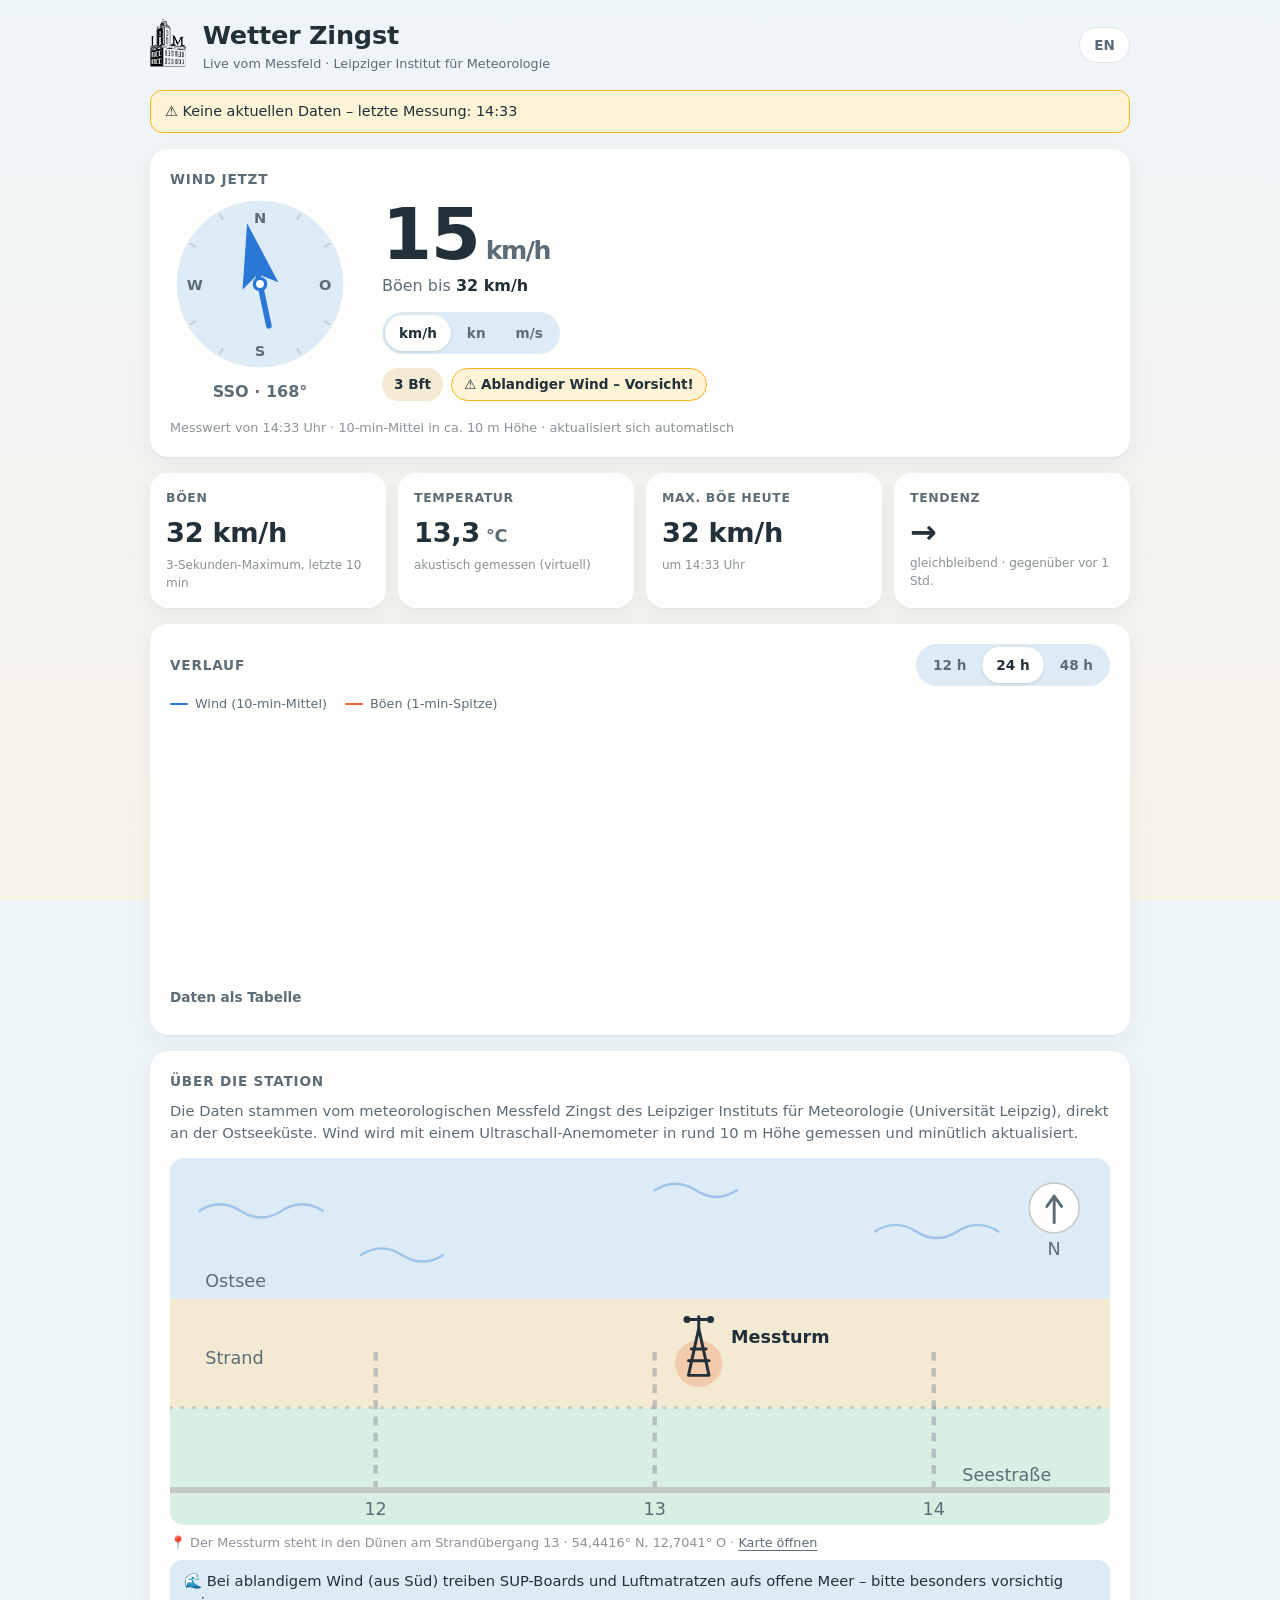
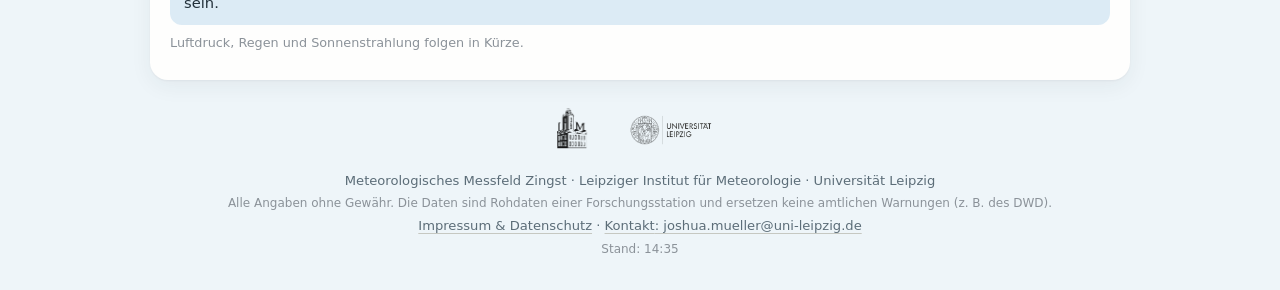
<file: docs/index.html>
<!DOCTYPE html>
<html lang="de">
<head>
<meta charset="utf-8">
<meta name="viewport" content="width=device-width, initial-scale=1, viewport-fit=cover">
<meta name="description" content="Aktuelle Wind- und Wetterdaten vom meteorologischen Messfeld Zingst – Leipziger Institut für Meteorologie, Universität Leipzig.">
<meta name="theme-color" content="#eef5f9" media="(prefers-color-scheme: light)">
<meta name="theme-color" content="#0f1519" media="(prefers-color-scheme: dark)">
<title>Wetter Zingst · LIM / Universität Leipzig</title>
<link rel="icon" href='data:image/svg+xml,<svg xmlns="http://www.w3.org/2000/svg" viewBox="0 0 32 32"><circle cx="16" cy="16" r="15" fill="%23dcebf5"/><path d="M6 14h13a3.4 3.4 0 1 0-3.2-4.6M6 19h17a3.4 3.4 0 1 1-3.2 4.6" fill="none" stroke="%232a78d6" stroke-width="2.4" stroke-linecap="round"/></svg>'>
<link rel="stylesheet" href="css/style.css">
</head>
<body>
<a class="skip-link" href="#main" data-i18n="skip">Zum Inhalt springen</a>

<header class="site-head">
  <div class="brand">
    <a href="https://www.physes.uni-leipzig.de/institut-fuer-meteorologie" target="_blank" rel="noopener" class="brand-link" aria-label="Leipziger Institut für Meteorologie">
      <img class="brand-logo" src="assets/logo-lim.png" alt="Logo Leipziger Institut für Meteorologie">
    </a>
    <div class="brand-text">
      <h1>Wetter Zingst</h1>
      <p class="tagline" data-i18n="tagline">Live vom Messfeld · Leipziger Institut für Meteorologie</p>
    </div>
  </div>
  <button id="langBtn" class="lang-btn" type="button" aria-label="Switch to English">EN</button>
</header>

<div id="staleBanner" class="stale-banner" hidden>
  <span aria-hidden="true">⚠️</span> <span id="staleText"></span>
</div>

<main id="main">

  <!-- ============ hero: current wind ============ -->
  <section class="card hero" aria-labelledby="heroTitle">
    <h2 id="heroTitle" class="card-title" data-i18n="wind_now">Wind jetzt</h2>

    <div class="hero-body">
      <div class="compass-wrap">
        <svg id="compass" viewBox="0 0 160 160" role="img" aria-labelledby="compassLabel">
          <title id="compassLabel">Windrichtung</title>
          <circle cx="80" cy="80" r="74" class="compass-face"/>
          <g id="compassTicks" class="compass-ticks"></g>
          <text x="80"  y="26"  class="compass-card" id="cardN">N</text>
          <text x="138" y="85"  class="compass-card" id="cardE">O</text>
          <text x="80"  y="144" class="compass-card" id="cardS">S</text>
          <text x="22"  y="85"  class="compass-card" id="cardW">W</text>
          <g id="windArrow" class="wind-arrow">
            <path d="M80 34 L92 76 L80 68 L68 76 Z"/>
            <path d="M80 68 L80 118" stroke-linecap="round"/>
          </g>
          <circle cx="80" cy="80" r="5" class="compass-hub"/>
        </svg>
        <p class="compass-reading"><span id="dirCardinal">–</span> · <span id="dirDeg">–°</span></p>
      </div>

      <div class="hero-main">
        <p class="hero-value">
          <span id="windValue">–</span><span class="hero-unit" id="windUnitLabel">kn</span>
        </p>
        <p class="hero-gust"><span data-i18n="gusts_upto">Böen bis</span> <strong id="gustValue">–</strong></p>

        <div class="unit-seg" role="group" aria-label="Einheit">
          <button type="button" data-unit="kmh" class="active">km/h</button>
          <button type="button" data-unit="kn">kn</button>
          <button type="button" data-unit="ms">m/s</button>
        </div>

        <div class="hero-badges">
          <span class="chip chip-bft" id="bftChip">– Bft</span>
          <span class="chip" id="shoreChip" hidden></span>
        </div>
      </div>
    </div>
    <p class="freshness" id="freshness"></p>
  </section>

  <!-- ============ tiles ============ -->
  <section class="tiles" aria-label="Messwerte">
    <div class="card tile">
      <p class="tile-label" data-i18n="tile_gust">Böen</p>
      <p class="tile-value"><span id="tileGust">–</span></p>
      <p class="tile-sub" data-i18n="tile_gust_sub">3-Sekunden-Maximum, letzte 10 min</p>
    </div>
    <div class="card tile">
      <p class="tile-label" data-i18n="tile_temp">Temperatur</p>
      <p class="tile-value"><span id="tileTemp">–</span><span class="tile-unit"> °C</span></p>
      <p class="tile-sub" data-i18n="tile_temp_sub">akustisch gemessen (virtuell)</p>
    </div>
    <div class="card tile">
      <p class="tile-label" data-i18n="tile_max">Max. Böe heute</p>
      <p class="tile-value"><span id="tileMax">–</span></p>
      <p class="tile-sub" id="tileMaxSub">–</p>
    </div>
    <div class="card tile">
      <p class="tile-label" data-i18n="tile_trend">Tendenz</p>
      <p class="tile-value tile-trend"><span id="tileTrendArrow" aria-hidden="true">→</span></p>
      <p class="tile-sub" id="tileTrendText">–</p>
    </div>
  </section>

  <!-- ============ history chart ============ -->
  <section class="card chart-card" aria-labelledby="chartTitle">
    <div class="chart-head">
      <h2 id="chartTitle" class="card-title" data-i18n="history">Verlauf</h2>
      <div class="unit-seg range-seg" role="group" aria-label="Zeitraum">
        <button type="button" data-range="12">12 h</button>
        <button type="button" data-range="24" class="active">24 h</button>
        <button type="button" data-range="48">48 h</button>
      </div>
    </div>

    <div class="legend" aria-hidden="true">
      <span class="legend-item"><span class="legend-key key-wind"></span><span data-i18n="legend_wind">Wind (10-min-Mittel)</span></span>
      <span class="legend-item"><span class="legend-key key-peak"></span><span data-i18n="legend_peak">Böen (1-min-Spitze)</span></span>
    </div>

    <div class="chart-wrap" id="chartWrap">
      <svg id="chart" role="img" aria-label="Windverlauf"></svg>
      <div class="tooltip" id="tooltip" hidden></div>
    </div>
    <div class="dir-strip" id="dirStrip" aria-hidden="true"></div>

    <details class="table-details">
      <summary data-i18n="table_toggle">Daten als Tabelle</summary>
      <div class="table-scroll">
        <table id="dataTable">
          <thead>
            <tr>
              <th data-i18n="th_time">Zeit</th>
              <th data-i18n="th_wind">Wind</th>
              <th data-i18n="th_peak">Spitze</th>
              <th data-i18n="th_dir">Richtung</th>
            </tr>
          </thead>
          <tbody></tbody>
        </table>
      </div>
    </details>
  </section>

  <!-- ============ about / safety ============ -->
  <section class="card about" aria-labelledby="aboutTitle">
    <h2 id="aboutTitle" class="card-title" data-i18n="about_title">Über die Station</h2>
    <p data-i18n="about_text">
      Die Daten stammen vom meteorologischen Messfeld Zingst des Leipziger Instituts für
      Meteorologie (Universität Leipzig), direkt an der Ostseeküste. Wind wird mit einem
      Ultraschall-Anemometer in rund 10 m Höhe gemessen und minütlich aktualisiert.
    </p>

    <div class="map-sketch">
      <svg viewBox="0 0 640 250" role="img" aria-label="Skizze: Lage des Messturms am Strandübergang 13">
        <!-- sea -->
        <rect x="0" y="0" width="640" height="96" rx="0" class="map-sea"/>
        <path d="M20 36 q14 -9 28 0 t28 0 t28 0" class="map-wave"/>
        <path d="M330 22 q14 -9 28 0 t28 0" class="map-wave"/>
        <path d="M480 50 q14 -9 28 0 t28 0 t28 0" class="map-wave"/>
        <path d="M130 66 q14 -9 28 0 t28 0" class="map-wave"/>
        <text x="24" y="88" class="map-label map-label-sea" data-i18n="map_sea">Ostsee</text>
        <!-- beach -->
        <rect x="0" y="96" width="640" height="74" class="map-sand"/>
        <text x="24" y="140" class="map-label" data-i18n="map_beach">Strand</text>
        <!-- dune / land -->
        <rect x="0" y="170" width="640" height="80" class="map-grass"/>
        <path d="M0 170 H640" class="map-dune"/>
        <!-- beach crossings -->
        <path d="M140 226 V128" class="map-path"/>
        <path d="M330 226 V128" class="map-path"/>
        <path d="M520 226 V128" class="map-path"/>
        <text x="140" y="243" class="map-label map-label-mid">12</text>
        <text x="330" y="243" class="map-label map-label-mid">13</text>
        <text x="520" y="243" class="map-label map-label-mid">14</text>
        <!-- road -->
        <path d="M0 226 H640" class="map-road"/>
        <text x="600" y="220" class="map-label" text-anchor="end">Seestraße</text>
        <!-- tower marker at crossing 13 -->
        <circle cx="360" cy="140" r="16" class="map-ping"/>
        <g class="map-tower">
          <path d="M360 116 l-7 32 h14 z"/>
          <path d="M353 138 h14 M355 130 h10"/>
          <path d="M360 116 v-8 M352 110 h16"/>
          <circle cx="352" cy="110" r="2.4"/>
          <circle cx="368" cy="110" r="2.4"/>
        </g>
        <text x="382" y="126" class="map-label map-label-tower" data-i18n="map_tower">Messturm</text>
        <!-- north arrow -->
        <g class="map-north">
          <circle cx="602" cy="34" r="17"/>
          <path d="M602 44 V26 m0 0 l-5 7 m5 -7 l5 7"/>
          <text x="602" y="66" class="map-label map-label-mid">N</text>
        </g>
      </svg>
      <p class="map-caption">
        <span aria-hidden="true">📍</span>
        <span data-i18n="map_caption">Der Messturm steht in den Dünen am Strandübergang 13</span> ·
        54,4416°&nbsp;N, 12,7041°&nbsp;O ·
        <a href="https://www.openstreetmap.org/?mlat=54.44155&amp;mlon=12.70408#map=17/54.44155/12.70408"
           target="_blank" rel="noopener" data-i18n="map_open">Karte öffnen</a>
      </p>
    </div>

    <p class="safety-note">
      <span aria-hidden="true">🌊</span>
      <span data-i18n="safety_text">Bei ablandigem Wind (aus Süd) treiben SUP-Boards und
      Luftmatratzen aufs offene Meer – bitte besonders vorsichtig sein.</span>
    </p>
    <p class="coming-soon" data-i18n="coming_soon">
      Luftdruck, Regen und Sonnenstrahlung folgen in Kürze.
    </p>
  </section>

</main>

<footer class="site-foot">
  <div class="foot-logos">
    <a href="https://www.physes.uni-leipzig.de/institut-fuer-meteorologie" target="_blank" rel="noopener" aria-label="Leipziger Institut für Meteorologie">
      <img src="assets/logo-lim.png" alt="Leipziger Institut für Meteorologie">
    </a>
    <a href="https://www.uni-leipzig.de/" target="_blank" rel="noopener" aria-label="Universität Leipzig">
      <img src="assets/logo-uni-leipzig.png" alt="Universität Leipzig">
    </a>
  </div>
  <p class="foot-line" data-i18n="foot_operator">
    Meteorologisches Messfeld Zingst · Leipziger Institut für Meteorologie · Universität Leipzig
  </p>
  <p class="foot-line foot-muted" data-i18n="disclaimer">
    Alle Angaben ohne Gewähr. Die Daten sind Rohdaten einer Forschungsstation und ersetzen
    keine amtlichen Warnungen.
  </p>
  <p class="foot-line">
    <a href="impressum.html" data-i18n="imprint">Impressum &amp; Datenschutz</a> ·
    <a href="mailto:joshua.mueller@uni-leipzig.de"><span data-i18n="contact">Kontakt</span>: joshua.mueller@uni-leipzig.de</a>
  </p>
  <p class="foot-line foot-muted"><span data-i18n="updated">Stand</span>: <span id="updatedAt">–</span></p>
</footer>

<script src="js/app.js"></script>
</body>
</html>
</file>
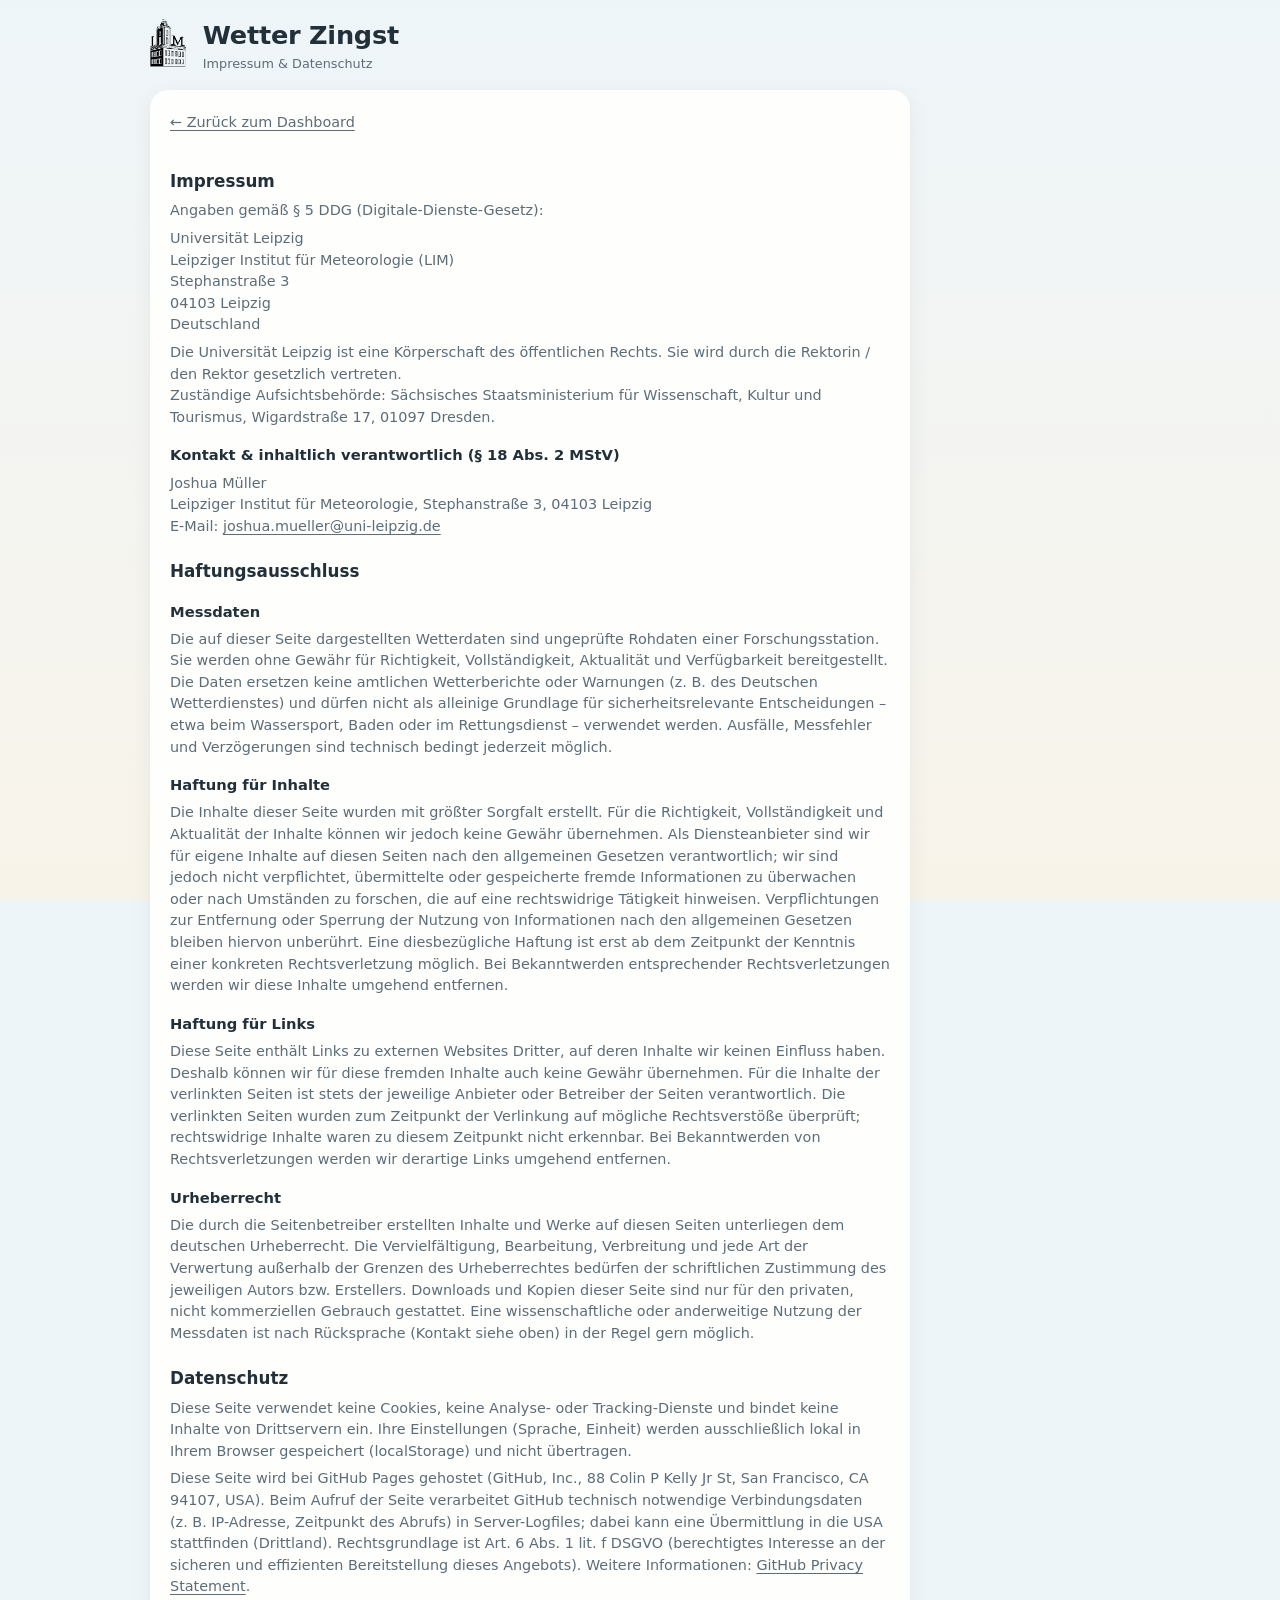
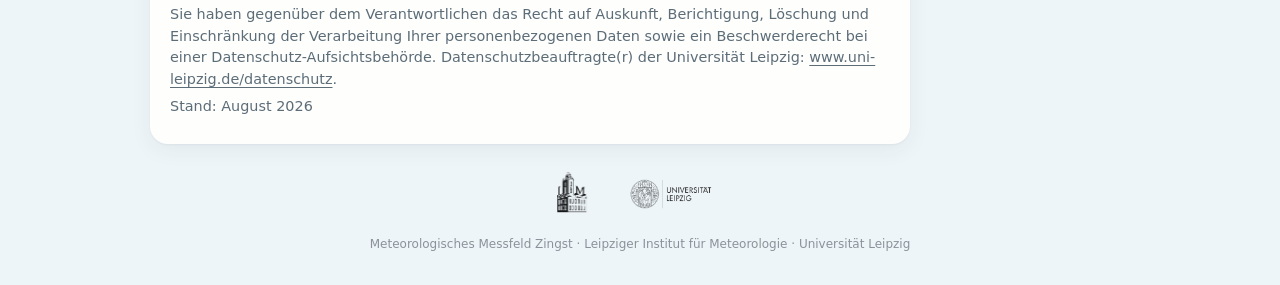
<file: docs/impressum.html>
<!DOCTYPE html>
<html lang="de">
<head>
<meta charset="utf-8">
<meta name="viewport" content="width=device-width, initial-scale=1, viewport-fit=cover">
<meta name="robots" content="noindex">
<title>Impressum & Datenschutz · Wetter Zingst</title>
<link rel="icon" href='data:image/svg+xml,<svg xmlns="http://www.w3.org/2000/svg" viewBox="0 0 32 32"><circle cx="16" cy="16" r="15" fill="%23dcebf5"/><path d="M6 14h13a3.4 3.4 0 1 0-3.2-4.6M6 19h17a3.4 3.4 0 1 1-3.2 4.6" fill="none" stroke="%232a78d6" stroke-width="2.4" stroke-linecap="round"/></svg>'>
<link rel="stylesheet" href="css/style.css">
<style>
  .legal { max-width: 760px; }
  .legal h2 { font-size: 1.05rem; margin: 22px 0 6px; }
  .legal h3 { font-size: 0.92rem; margin: 16px 0 4px; }
  .legal p, .legal address { margin: 6px 0; font-size: 0.9rem; color: var(--ink-2); font-style: normal; }
  .legal a { color: var(--ink-2); text-underline-offset: 3px; }
  .back-link { display: inline-block; margin-bottom: 14px; font-size: 0.9rem; color: var(--ink-2); }
  .todo { background: var(--warning-bg); border: 1px solid var(--warning); border-radius: 8px; padding: 2px 8px; }
</style>
</head>
<body>

<header class="site-head">
  <div class="brand">
    <a href="https://www.physes.uni-leipzig.de/institut-fuer-meteorologie" target="_blank" rel="noopener" class="brand-link" aria-label="Leipziger Institut für Meteorologie">
      <img class="brand-logo" src="assets/logo-lim.png" alt="Logo Leipziger Institut für Meteorologie">
    </a>
    <div class="brand-text">
      <h1>Wetter Zingst</h1>
      <p class="tagline">Impressum &amp; Datenschutz</p>
    </div>
  </div>
</header>

<main>
  <section class="card legal">
    <a class="back-link" href="index.html">← Zurück zum Dashboard</a>

    <h2>Impressum</h2>
    <p>Angaben gemäß § 5 DDG (Digitale-Dienste-Gesetz):</p>
    <address>
      Universität Leipzig<br>
      Leipziger Institut für Meteorologie (LIM)<br>
      Stephanstraße 3<br>
      04103 Leipzig<br>
      Deutschland
    </address>
    <p>
      Die Universität Leipzig ist eine Körperschaft des öffentlichen Rechts. Sie wird durch die
      Rektorin / den Rektor gesetzlich vertreten.<br>
      Zuständige Aufsichtsbehörde: Sächsisches Staatsministerium für Wissenschaft, Kultur und
      Tourismus, Wigardstraße 17, 01097 Dresden.
    </p>

    <h3>Kontakt &amp; inhaltlich verantwortlich (§ 18 Abs. 2 MStV)</h3>
    <p>
      Joshua Müller<br>
      Leipziger Institut für Meteorologie, Stephanstraße 3, 04103 Leipzig<br>
      E-Mail: <a href="mailto:joshua.mueller@uni-leipzig.de">joshua.mueller@uni-leipzig.de</a>
    </p>

    <h2>Haftungsausschluss</h2>

    <h3>Messdaten</h3>
    <p>
      Die auf dieser Seite dargestellten Wetterdaten sind ungeprüfte Rohdaten einer
      Forschungsstation. Sie werden ohne Gewähr für Richtigkeit, Vollständigkeit, Aktualität und
      Verfügbarkeit bereitgestellt. Die Daten ersetzen keine amtlichen Wetterberichte oder
      Warnungen (z.&nbsp;B. des Deutschen Wetterdienstes) und dürfen nicht als alleinige Grundlage
      für sicherheitsrelevante Entscheidungen – etwa beim Wassersport, Baden oder im
      Rettungsdienst – verwendet werden. Ausfälle, Messfehler und Verzögerungen sind
      technisch bedingt jederzeit möglich.
    </p>

    <h3>Haftung für Inhalte</h3>
    <p>
      Die Inhalte dieser Seite wurden mit größter Sorgfalt erstellt. Für die Richtigkeit,
      Vollständigkeit und Aktualität der Inhalte können wir jedoch keine Gewähr übernehmen.
      Als Diensteanbieter sind wir für eigene Inhalte auf diesen Seiten nach den allgemeinen
      Gesetzen verantwortlich; wir sind jedoch nicht verpflichtet, übermittelte oder
      gespeicherte fremde Informationen zu überwachen oder nach Umständen zu forschen, die auf
      eine rechtswidrige Tätigkeit hinweisen. Verpflichtungen zur Entfernung oder Sperrung der
      Nutzung von Informationen nach den allgemeinen Gesetzen bleiben hiervon unberührt. Eine
      diesbezügliche Haftung ist erst ab dem Zeitpunkt der Kenntnis einer konkreten
      Rechtsverletzung möglich. Bei Bekanntwerden entsprechender Rechtsverletzungen werden wir
      diese Inhalte umgehend entfernen.
    </p>

    <h3>Haftung für Links</h3>
    <p>
      Diese Seite enthält Links zu externen Websites Dritter, auf deren Inhalte wir keinen
      Einfluss haben. Deshalb können wir für diese fremden Inhalte auch keine Gewähr
      übernehmen. Für die Inhalte der verlinkten Seiten ist stets der jeweilige Anbieter oder
      Betreiber der Seiten verantwortlich. Die verlinkten Seiten wurden zum Zeitpunkt der
      Verlinkung auf mögliche Rechtsverstöße überprüft; rechtswidrige Inhalte waren zu diesem
      Zeitpunkt nicht erkennbar. Bei Bekanntwerden von Rechtsverletzungen werden wir derartige
      Links umgehend entfernen.
    </p>

    <h3>Urheberrecht</h3>
    <p>
      Die durch die Seitenbetreiber erstellten Inhalte und Werke auf diesen Seiten unterliegen
      dem deutschen Urheberrecht. Die Vervielfältigung, Bearbeitung, Verbreitung und jede Art
      der Verwertung außerhalb der Grenzen des Urheberrechtes bedürfen der schriftlichen
      Zustimmung des jeweiligen Autors bzw. Erstellers. Downloads und Kopien dieser Seite sind
      nur für den privaten, nicht kommerziellen Gebrauch gestattet. Eine wissenschaftliche oder
      anderweitige Nutzung der Messdaten ist nach Rücksprache (Kontakt siehe oben) in der Regel
      gern möglich.
    </p>

    <h2>Datenschutz</h2>
    <p>
      Diese Seite verwendet keine Cookies, keine Analyse- oder Tracking-Dienste und bindet
      keine Inhalte von Drittservern ein. Ihre Einstellungen (Sprache, Einheit) werden
      ausschließlich lokal in Ihrem Browser gespeichert (localStorage) und nicht übertragen.
    </p>
    <p>
      Diese Seite wird bei GitHub Pages gehostet (GitHub, Inc., 88 Colin P Kelly Jr St,
      San Francisco, CA 94107, USA). Beim Aufruf der Seite verarbeitet GitHub technisch
      notwendige Verbindungsdaten (z.&nbsp;B. IP-Adresse, Zeitpunkt des Abrufs) in
      Server-Logfiles; dabei kann eine Übermittlung in die USA stattfinden (Drittland).
      Rechtsgrundlage ist Art. 6 Abs. 1 lit. f DSGVO (berechtigtes Interesse an der sicheren
      und effizienten Bereitstellung dieses Angebots). Weitere Informationen:
      <a href="https://docs.github.com/site-policy/privacy-policies/github-privacy-statement"
         target="_blank" rel="noopener">GitHub Privacy Statement</a>.
    </p>
    <p>
      Sie haben gegenüber dem Verantwortlichen das Recht auf Auskunft, Berichtigung, Löschung
      und Einschränkung der Verarbeitung Ihrer personenbezogenen Daten sowie ein
      Beschwerderecht bei einer Datenschutz-Aufsichtsbehörde. Datenschutzbeauftragte(r) der
      Universität Leipzig: <a href="https://www.uni-leipzig.de/datenschutz" target="_blank" rel="noopener">www.uni-leipzig.de/datenschutz</a>.
    </p>

    <p class="foot-muted">Stand: August 2026</p>
  </section>
</main>

<footer class="site-foot">
  <div class="foot-logos">
    <a href="https://www.physes.uni-leipzig.de/institut-fuer-meteorologie" target="_blank" rel="noopener" aria-label="Leipziger Institut für Meteorologie">
      <img src="assets/logo-lim.png" alt="Leipziger Institut für Meteorologie">
    </a>
    <a href="https://www.uni-leipzig.de/" target="_blank" rel="noopener" aria-label="Universität Leipzig">
      <img src="assets/logo-uni-leipzig.png" alt="Universität Leipzig">
    </a>
  </div>
  <p class="foot-line foot-muted">Meteorologisches Messfeld Zingst · Leipziger Institut für Meteorologie · Universität Leipzig</p>
</footer>

</body>
</html>
</file>
<file: docs/css/style.css>
/* ==========================================================================
   Wetter Zingst — pastel coastal theme, mobile-first, no dependencies
   ========================================================================== */

:root {
  color-scheme: light;

  /* surfaces & ink */
  --bg-top: #eef5f9;          /* pale sky */
  --bg-bottom: #f8f3e9;       /* warm sand */
  --card: #fefefd;
  --ink: #22303a;
  --ink-2: #5c6d78;
  --muted: #8b9299;
  --hairline: #e4e4dc;
  --baseline: #c6c8c2;

  /* pastel accents */
  --sky: #dcebf5;
  --mint: #d9efe4;
  --sand: #f4ead4;
  --coral: #f9ddd0;

  /* chart series (validated, see dataviz palette) */
  --s1: #2a78d6;              /* wind mean */
  --s2: #eb6834;              /* gust peaks */

  /* status (icon + label always accompany color) */
  --warning: #fab219;
  --warning-bg: #fdf3d7;
  --good: #0ca30c;

  --radius: 18px;
  --shadow: 0 1px 2px rgba(34, 48, 58, 0.05), 0 6px 22px rgba(34, 48, 58, 0.06);
}

@media (prefers-color-scheme: dark) {
  :root {
    color-scheme: dark;
    --bg-top: #0f1519;
    --bg-bottom: #131519;
    --card: #1a2228;
    --ink: #eef3f6;
    --ink-2: #b8c3ca;
    --muted: #8b9299;
    --hairline: #2b343a;
    --baseline: #3a444b;

    --sky: #21323e;
    --mint: #1e332a;
    --sand: #33301f;
    --coral: #3a2a22;

    --s1: #3987e5;
    --s2: #d95926;

    --warning: #fab219;
    --warning-bg: #33290e;

    --shadow: 0 1px 2px rgba(0, 0, 0, 0.3), 0 6px 22px rgba(0, 0, 0, 0.25);
  }
}

* { box-sizing: border-box; }

html { -webkit-text-size-adjust: 100%; }

body {
  margin: 0;
  font-family: system-ui, -apple-system, "Segoe UI", Roboto, sans-serif;
  color: var(--ink);
  background: var(--bg-top);
  min-height: 100vh;
  line-height: 1.5;
  padding: max(12px, env(safe-area-inset-top)) max(16px, env(safe-area-inset-right))
           max(24px, env(safe-area-inset-bottom)) max(16px, env(safe-area-inset-left));
}

/* fixed gradient layer (background-attachment: fixed breaks on iOS Safari) */
body::before {
  content: "";
  position: fixed;
  inset: 0;
  z-index: -1;
  background: linear-gradient(180deg, var(--bg-top) 0%, var(--bg-bottom) 100%);
}

main {
  max-width: 980px;
  margin: 0 auto;
  display: grid;
  gap: 16px;
}

.skip-link {
  position: absolute;
  left: -999px;
  top: 8px;
  background: var(--card);
  color: var(--ink);
  padding: 8px 14px;
  border-radius: 10px;
  z-index: 10;
}
.skip-link:focus { left: 8px; }

/* ---------------- header ---------------- */

.site-head {
  max-width: 980px;
  margin: 4px auto 16px;
  display: flex;
  align-items: center;
  justify-content: space-between;
  gap: 12px;
}

.brand { display: flex; align-items: center; gap: 12px; min-width: 0; }
.brand-link { flex: none; display: flex; }
.brand-logo { height: 52px; width: auto; }
.brand-text h1 {
  margin: 0;
  font-size: clamp(1.25rem, 4.5vw, 1.6rem);
  letter-spacing: -0.01em;
}
.tagline {
  margin: 0;
  font-size: 0.8rem;
  color: var(--ink-2);
}

.lang-btn {
  flex: none;
  min-width: 44px;
  min-height: 36px;
  border: 1px solid var(--hairline);
  background: var(--card);
  color: var(--ink-2);
  border-radius: 999px;
  padding: 6px 14px;
  font: inherit;
  font-size: 0.85rem;
  font-weight: 600;
  cursor: pointer;
}
.lang-btn:hover { color: var(--ink); }

/* ---------------- stale banner ---------------- */

.stale-banner {
  max-width: 980px;
  margin: 0 auto 16px;
  background: var(--warning-bg);
  border: 1px solid var(--warning);
  color: var(--ink);
  border-radius: 12px;
  padding: 10px 14px;
  font-size: 0.9rem;
}

/* ---------------- cards ---------------- */

.card {
  background: var(--card);
  border-radius: var(--radius);
  box-shadow: var(--shadow);
  padding: 20px;
}

.card-title {
  margin: 0 0 4px;
  font-size: 0.85rem;
  font-weight: 600;
  text-transform: uppercase;
  letter-spacing: 0.06em;
  color: var(--ink-2);
}

/* ---------------- hero ---------------- */

.hero-body {
  display: flex;
  flex-wrap: wrap;
  align-items: center;
  gap: 8px 32px;
}

.compass-wrap { text-align: center; margin-inline: auto; }
#compass { width: min(180px, 46vw); height: auto; display: block; margin-inline: auto; }

.compass-face { fill: var(--sky); }
.compass-ticks line { stroke: var(--baseline); stroke-width: 1.5; }
.compass-card {
  font: 600 13px system-ui, sans-serif;
  fill: var(--ink-2);
  text-anchor: middle;
}
.wind-arrow path { fill: var(--s1); stroke: var(--s1); stroke-width: 5; }
.wind-arrow { transition: transform 0.8s ease; transform-origin: 80px 80px; }
.compass-hub { fill: var(--card); stroke: var(--s1); stroke-width: 3; }
.compass-reading { margin: 6px 0 0; font-weight: 600; color: var(--ink-2); }

.hero-main { flex: 1 1 260px; }

.hero-value {
  margin: 0;
  font-size: clamp(3.2rem, 13vw, 4.5rem);
  font-weight: 650;
  letter-spacing: -0.02em;
  line-height: 1.05;
}
.hero-unit {
  font-size: 0.35em;
  font-weight: 600;
  color: var(--ink-2);
  margin-left: 0.25em;
}
.hero-gust { margin: 2px 0 14px; color: var(--ink-2); }
.hero-gust strong { color: var(--ink); font-weight: 650; }

/* segmented control (units, ranges) */
.unit-seg {
  display: inline-flex;
  background: var(--sky);
  border-radius: 999px;
  padding: 3px;
  gap: 2px;
}
.unit-seg button {
  border: 0;
  background: transparent;
  color: var(--ink-2);
  font: inherit;
  font-size: 0.85rem;
  font-weight: 600;
  padding: 7px 14px;
  min-height: 36px;
  border-radius: 999px;
  cursor: pointer;
}
.unit-seg button.active {
  background: var(--card);
  color: var(--ink);
  box-shadow: 0 1px 3px rgba(34, 48, 58, 0.15);
}

.hero-badges {
  display: flex;
  flex-wrap: wrap;
  gap: 8px;
  margin-top: 14px;
}

.chip {
  display: inline-flex;
  align-items: center;
  gap: 6px;
  border-radius: 999px;
  padding: 5px 12px;
  font-size: 0.85rem;
  font-weight: 600;
  background: var(--mint);
  color: var(--ink);
}
.chip-bft { background: var(--sand); }
.chip-onshore { background: var(--mint); }
.chip-cross { background: var(--sky); }
.chip-offshore { background: var(--warning-bg); border: 1px solid var(--warning); }

.freshness { margin: 14px 0 0; font-size: 0.8rem; color: var(--muted); }

/* ---------------- tiles ---------------- */

.tiles {
  display: grid;
  grid-template-columns: repeat(2, 1fr);
  gap: 12px;
}
@media (min-width: 700px) { .tiles { grid-template-columns: repeat(4, 1fr); } }

.tile { padding: 16px; }
.tile-label {
  margin: 0;
  font-size: 0.78rem;
  font-weight: 600;
  text-transform: uppercase;
  letter-spacing: 0.05em;
  color: var(--ink-2);
}
.tile-value {
  margin: 6px 0 2px;
  font-size: 1.7rem;
  font-weight: 650;
  letter-spacing: -0.01em;
}
.tile-unit { font-size: 0.65em; font-weight: 600; color: var(--ink-2); }
.tile-sub { margin: 0; font-size: 0.75rem; color: var(--muted); }
.tile-trend { font-size: 2rem; line-height: 1.2; }

/* ---------------- chart ---------------- */

.chart-head {
  display: flex;
  align-items: center;
  justify-content: space-between;
  flex-wrap: wrap;
  gap: 10px;
  margin-bottom: 8px;
}
.chart-head .card-title { margin: 0; }

.legend {
  display: flex;
  flex-wrap: wrap;
  gap: 6px 18px;
  font-size: 0.8rem;
  color: var(--ink-2);
  margin-bottom: 6px;
}
.legend-item { display: inline-flex; align-items: center; gap: 7px; }
.legend-key { width: 18px; height: 0; border-top: 2.5px solid; border-radius: 2px; }
.key-wind { border-color: var(--s1); }
.key-peak { border-color: var(--s2); }

.chart-wrap { position: relative; }
#chart { display: block; width: 100%; height: auto; touch-action: pan-y; }
.chart-wrap.loading { opacity: 0.6; }

.grid-line { stroke: var(--hairline); stroke-width: 1; }
.axis-line { stroke: var(--baseline); stroke-width: 1; }
.axis-text { font: 11px system-ui, sans-serif; fill: var(--muted); font-variant-numeric: tabular-nums; }

.series-wind { stroke: var(--s1); stroke-width: 2; fill: none; stroke-linejoin: round; stroke-linecap: round; }
.series-peak { stroke: var(--s2); stroke-width: 2; fill: none; stroke-linejoin: round; stroke-linecap: round; }
.area-wind { fill: var(--s1); opacity: 0.1; }
.end-dot { stroke: var(--card); stroke-width: 2; }
.end-dot-wind { fill: var(--s1); }
.end-dot-peak { fill: var(--s2); }

.crosshair { stroke: var(--baseline); stroke-width: 1; }
.hover-dot { stroke: var(--card); stroke-width: 2; }

.tooltip {
  position: absolute;
  pointer-events: none;
  background: var(--card);
  border: 1px solid var(--hairline);
  border-radius: 10px;
  box-shadow: var(--shadow);
  padding: 8px 12px;
  font-size: 0.8rem;
  min-width: 130px;
  z-index: 5;
}
.tooltip .tt-time { color: var(--ink-2); margin-bottom: 4px; font-weight: 600; }
.tooltip .tt-row { display: flex; align-items: center; gap: 7px; }
.tooltip .tt-key { width: 12px; height: 0; border-top: 2.5px solid; border-radius: 2px; flex: none; }
.tooltip .tt-val { font-weight: 650; font-variant-numeric: tabular-nums; }
.tooltip .tt-name { color: var(--ink-2); }

.dir-strip {
  display: flex;
  justify-content: space-between;
  padding: 6px 14px 0 34px;   /* aligned with plot area (chart paddings) */
  color: var(--muted);
}
.dir-strip span { font-size: 17px; line-height: 1; }

/* table view */
.table-details { margin-top: 14px; font-size: 0.85rem; }
.table-details summary {
  cursor: pointer;
  color: var(--ink-2);
  font-weight: 600;
  min-height: 36px;
  display: flex;
  align-items: center;
}
.table-scroll { max-height: 320px; overflow: auto; margin-top: 8px; border: 1px solid var(--hairline); border-radius: 10px; }
#dataTable { width: 100%; border-collapse: collapse; }
#dataTable th, #dataTable td {
  text-align: left;
  padding: 6px 12px;
  border-bottom: 1px solid var(--hairline);
  font-variant-numeric: tabular-nums;
  white-space: nowrap;
}
#dataTable th {
  position: sticky;
  top: 0;
  background: var(--card);
  color: var(--ink-2);
  font-weight: 600;
}

/* ---------------- about / footer ---------------- */

.about p { margin: 8px 0; font-size: 0.92rem; color: var(--ink-2); }
/* location sketch */
.map-sketch { margin: 14px 0 4px; }
.map-sketch svg { display: block; width: 100%; height: auto; border-radius: 14px; }
.map-sea { fill: var(--sky); }
.map-wave { fill: none; stroke: var(--s1); stroke-width: 1.6; opacity: 0.35; stroke-linecap: round; }
.map-sand { fill: var(--sand); }
.map-grass { fill: var(--mint); }
.map-dune { stroke: var(--baseline); stroke-width: 2; stroke-dasharray: 1 7; stroke-linecap: round; fill: none; }
.map-path { stroke: var(--muted); stroke-width: 3; stroke-dasharray: 6 5; opacity: 0.5; fill: none; }
.map-road { stroke: var(--baseline); stroke-width: 4; fill: none; }
.map-label { font: 12px system-ui, sans-serif; fill: var(--ink-2); }
.map-label-mid { text-anchor: middle; }
.map-label-tower { font-weight: 650; fill: var(--ink); }
.map-tower path { stroke: var(--ink); stroke-width: 2; fill: none; stroke-linecap: round; stroke-linejoin: round; }
.map-tower circle { fill: var(--ink); }
.map-north circle { fill: var(--card); stroke: var(--baseline); }
.map-north path { stroke: var(--ink-2); stroke-width: 2; fill: none; stroke-linecap: round; }
.map-ping {
  fill: var(--s2);
  opacity: 0.25;
  transform-box: fill-box;
  transform-origin: center;
  animation: map-ping 2.6s ease-out infinite;
}
@keyframes map-ping {
  0% { transform: scale(0.55); opacity: 0.45; }
  75% { transform: scale(1.35); opacity: 0; }
  100% { transform: scale(1.35); opacity: 0; }
}
@media (prefers-reduced-motion: reduce) {
  .map-ping { animation: none; opacity: 0.2; }
}
.map-caption { font-size: 0.8rem !important; color: var(--muted) !important; }
.map-caption a { color: var(--ink-2); text-underline-offset: 3px; }

.safety-note {
  background: var(--sky);
  border-radius: 12px;
  padding: 10px 14px;
  color: var(--ink) !important;
}
.coming-soon { font-size: 0.8rem !important; color: var(--muted) !important; }

.site-foot {
  max-width: 980px;
  margin: 28px auto 8px;
  text-align: center;
  color: var(--ink-2);
}
.foot-logos {
  display: flex;
  justify-content: center;
  align-items: center;
  gap: 28px;
  margin-bottom: 12px;
}
.foot-logos img { height: 44px; width: auto; opacity: 0.9; }
.foot-line { margin: 4px 0; font-size: 0.82rem; }
.foot-line a { color: var(--ink-2); text-decoration-color: var(--baseline); text-underline-offset: 3px; }
.foot-line a:hover { color: var(--ink); }
.foot-muted { color: var(--muted); font-size: 0.75rem; }

/* the logos are dark line art -> give them a light chip on dark surfaces */
@media (prefers-color-scheme: dark) {
  .brand-logo, .foot-logos img {
    background: #f4f6f8;
    border-radius: 10px;
    padding: 5px 7px;
  }
}

@media (prefers-reduced-motion: reduce) {
  .wind-arrow { transition: none; }
}
</file>
